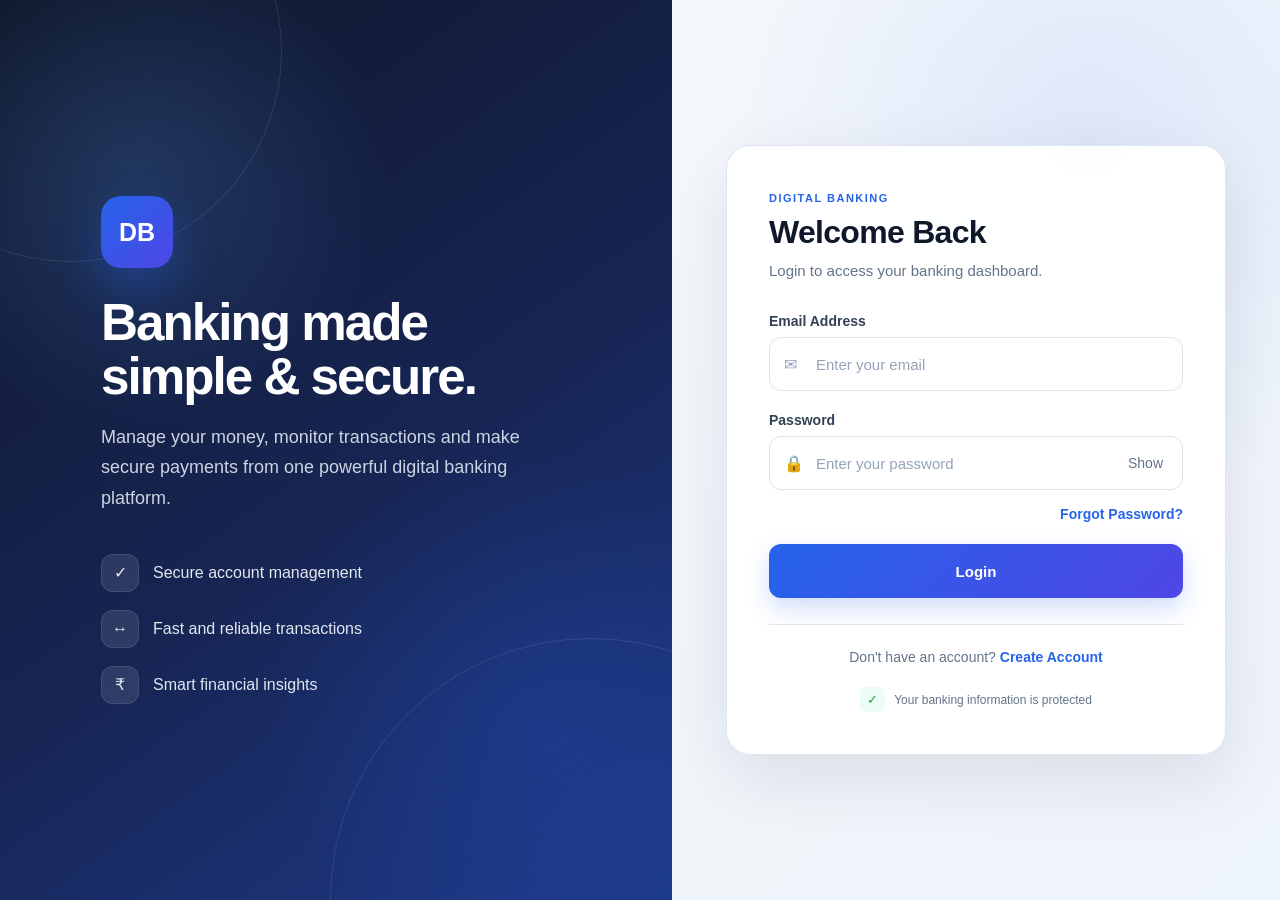
<file: frontend/index.html>
<!DOCTYPE html>
<html lang="en">
<head>
    <meta charset="UTF-8">
    <meta name="viewport" content="width=device-width, initial-scale=1.0">
    <meta name="description" content="DigitalBank secure digital banking platform">
    <title>DigitalBank — Login</title>

    <style>
        * {
            box-sizing: border-box;
            margin: 0;
            padding: 0;
        }

        :root {
            --primary: #2563eb;
            --primary-dark: #1d4ed8;
            --text: #0f172a;
            --muted: #64748b;
            --border: #dbe3ef;
            --background: #f4f7fb;
            --white: #ffffff;
            --danger: #dc2626;
            --success: #16a34a;
        }

        body {
            min-height: 100vh;
            font-family: Inter, -apple-system, BlinkMacSystemFont, "Segoe UI",
                Roboto, Arial, sans-serif;
            background:
                radial-gradient(circle at 85% 15%, rgba(37, 99, 235, 0.10), transparent 28%),
                linear-gradient(135deg, #f8fafc 0%, #eef4fb 100%);
            color: var(--text);
        }

        .login-page {
            min-height: 100vh;
            display: grid;
            grid-template-columns: 1.05fr 0.95fr;
        }

        /* =====================================================
           LEFT PANEL
        ===================================================== */

        .login-brand-panel {
            position: relative;
            overflow: hidden;
            display: flex;
            align-items: center;
            justify-content: center;
            padding: 60px;
            background:
                radial-gradient(circle at 20% 20%, rgba(96, 165, 250, 0.20), transparent 28%),
                radial-gradient(circle at 80% 80%, rgba(37, 99, 235, 0.18), transparent 30%),
                linear-gradient(145deg, #0f172a, #172554 55%, #1e3a8a);
            color: white;
        }

        .login-brand-panel::before,
        .login-brand-panel::after {
            content: "";
            position: absolute;
            border-radius: 50%;
            border: 1px solid rgba(255,255,255,0.10);
        }

        .login-brand-panel::before {
            width: 420px;
            height: 420px;
            top: -160px;
            left: -140px;
        }

        .login-brand-panel::after {
            width: 520px;
            height: 520px;
            bottom: -260px;
            right: -180px;
        }

        .brand-content {
            position: relative;
            z-index: 2;
            max-width: 560px;
        }

        .brand-logo-large {
            width: 72px;
            height: 72px;
            display: flex;
            align-items: center;
            justify-content: center;
            border-radius: 20px;
            margin-bottom: 28px;
            background: linear-gradient(135deg, #2563eb, #4f46e5);
            box-shadow: 0 20px 45px rgba(37, 99, 235, 0.35);
            font-size: 25px;
            font-weight: 800;
        }

        .brand-content h1 {
            font-size: clamp(38px, 4vw, 60px);
            line-height: 1.05;
            letter-spacing: -2px;
            margin-bottom: 18px;
        }

        .brand-content > p {
            max-width: 470px;
            color: #cbd5e1;
            font-size: 18px;
            line-height: 1.7;
        }

        .feature-list {
            margin-top: 40px;
            display: grid;
            gap: 18px;
        }

        .feature-item {
            display: flex;
            align-items: center;
            gap: 14px;
            color: #e2e8f0;
        }

        .feature-icon {
            width: 38px;
            height: 38px;
            display: flex;
            align-items: center;
            justify-content: center;
            flex-shrink: 0;
            border-radius: 12px;
            background: rgba(255,255,255,0.10);
            border: 1px solid rgba(255,255,255,0.10);
        }

        /* =====================================================
           RIGHT PANEL
        ===================================================== */

        .login-form-panel {
            display: flex;
            align-items: center;
            justify-content: center;
            padding: 40px;
        }

        .login-card {
            width: 100%;
            max-width: 500px;
            padding: 42px;
            background: rgba(255,255,255,0.96);
            border: 1px solid rgba(219,227,239,0.9);
            border-radius: 24px;
            box-shadow: 0 25px 70px rgba(15, 23, 42, 0.10);
        }

        .mobile-brand {
            display: none;
        }

        .login-header {
            margin-bottom: 30px;
        }

        .section-label {
            display: inline-block;
            margin-bottom: 10px;
            color: var(--primary);
            font-size: 11px;
            font-weight: 800;
            letter-spacing: 1.5px;
        }

        .login-header h2 {
            font-size: 32px;
            line-height: 1.15;
            margin-bottom: 9px;
            letter-spacing: -0.7px;
        }

        .login-header p {
            color: var(--muted);
            font-size: 15px;
            line-height: 1.6;
        }

        /* =====================================================
           FORM
        ===================================================== */

        .form-group {
            margin-bottom: 21px;
        }

        .form-group label {
            display: block;
            margin-bottom: 8px;
            color: #334155;
            font-size: 14px;
            font-weight: 700;
        }

        .input-wrapper {
            position: relative;
        }

        .input-icon {
            position: absolute;
            left: 15px;
            top: 50%;
            transform: translateY(-50%);
            color: #94a3b8;
            font-size: 16px;
            pointer-events: none;
        }

        .form-input {
            width: 100%;
            height: 54px;
            padding: 0 46px;
            border: 1px solid var(--border);
            border-radius: 12px;
            outline: none;
            background: #fff;
            color: var(--text);
            font-size: 15px;
            transition: 0.2s ease;
        }

        .form-input::placeholder {
            color: #94a3b8;
        }

        .form-input:focus {
            border-color: var(--primary);
            box-shadow: 0 0 0 4px rgba(37,99,235,0.10);
        }

        .password-toggle {
            position: absolute;
            right: 13px;
            top: 50%;
            transform: translateY(-50%);
            border: 0;
            background: transparent;
            color: #64748b;
            cursor: pointer;
            font-size: 14px;
            padding: 7px;
        }

        .password-toggle:hover {
            color: var(--primary);
        }

        .form-row {
            display: flex;
            justify-content: flex-end;
            margin-top: -5px;
            margin-bottom: 22px;
        }

        .forgot-link {
            color: var(--primary);
            text-decoration: none;
            font-size: 14px;
            font-weight: 600;
        }

        .forgot-link:hover {
            text-decoration: underline;
        }

        /* =====================================================
           BUTTON
        ===================================================== */

        .login-btn {
            width: 100%;
            height: 54px;
            border: 0;
            border-radius: 12px;
            background: linear-gradient(135deg, var(--primary), #4f46e5);
            color: white;
            font-size: 15px;
            font-weight: 700;
            cursor: pointer;
            box-shadow: 0 10px 25px rgba(37,99,235,0.22);
            transition: 0.2s ease;
        }

        .login-btn:hover {
            transform: translateY(-1px);
            background: linear-gradient(135deg, var(--primary-dark), #4338ca);
            box-shadow: 0 14px 30px rgba(37,99,235,0.28);
        }

        .login-btn:disabled {
            cursor: not-allowed;
            opacity: 0.65;
            transform: none;
        }

        /* =====================================================
           MESSAGE
        ===================================================== */

        .login-message {
            display: none;
            margin-top: 16px;
            padding: 12px 14px;
            border-radius: 10px;
            font-size: 13px;
            line-height: 1.5;
        }

        .login-message.error {
            display: block;
            color: #991b1b;
            background: #fef2f2;
            border: 1px solid #fecaca;
        }

        .login-message.success {
            display: block;
            color: #166534;
            background: #f0fdf4;
            border: 1px solid #bbf7d0;
        }

        /* =====================================================
           CREATE ACCOUNT
        ===================================================== */

        .create-account {
            margin-top: 26px;
            padding-top: 24px;
            border-top: 1px solid #e5e7eb;
            text-align: center;
            color: var(--muted);
            font-size: 14px;
        }

        .create-account a {
            color: var(--primary);
            text-decoration: none;
            font-weight: 700;
        }

        .create-account a:hover {
            text-decoration: underline;
        }

        /* =====================================================
           SECURITY
        ===================================================== */

        .security-note {
            display: flex;
            align-items: center;
            justify-content: center;
            gap: 9px;
            margin-top: 22px;
            color: #64748b;
            font-size: 12px;
        }

        .security-icon {
            width: 25px;
            height: 25px;
            display: flex;
            align-items: center;
            justify-content: center;
            border-radius: 7px;
            background: #ecfdf5;
            color: #16a34a;
            font-size: 13px;
        }

        /* =====================================================
           RESPONSIVE
        ===================================================== */

        @media (max-width: 900px) {
            .login-page {
                grid-template-columns: 1fr;
            }

            .login-brand-panel {
                display: none;
            }

            .login-form-panel {
                min-height: 100vh;
                padding: 24px;
            }

            .mobile-brand {
                display: flex;
                align-items: center;
                gap: 12px;
                margin-bottom: 28px;
            }

            .mobile-brand-logo {
                width: 46px;
                height: 46px;
                display: flex;
                align-items: center;
                justify-content: center;
                border-radius: 13px;
                background: linear-gradient(135deg, #2563eb, #4f46e5);
                color: white;
                font-weight: 800;
            }

            .mobile-brand strong {
                font-size: 20px;
            }

            .mobile-brand span {
                display: block;
                margin-top: 2px;
                color: var(--muted);
                font-size: 11px;
            }

            .login-card {
                max-width: 520px;
            }
        }

        @media (max-width: 500px) {
            .login-form-panel {
                padding: 15px;
            }

            .login-card {
                padding: 28px 22px;
                border-radius: 18px;
            }

            .login-header h2 {
                font-size: 27px;
            }
        }
    </style>
</head>

<body>

<div class="login-page">

    <!-- =====================================================
         BRAND PANEL
    ====================================================== -->

    <section class="login-brand-panel">

        <div class="brand-content">

            <div class="brand-logo-large">
                DB
            </div>

            <h1>
                Banking made<br>
                simple & secure.
            </h1>

            <p>
                Manage your money, monitor transactions and make
                secure payments from one powerful digital banking platform.
            </p>

            <div class="feature-list">

                <div class="feature-item">
                    <div class="feature-icon">✓</div>
                    <span>Secure account management</span>
                </div>

                <div class="feature-item">
                    <div class="feature-icon">↔</div>
                    <span>Fast and reliable transactions</span>
                </div>

                <div class="feature-item">
                    <div class="feature-icon">₹</div>
                    <span>Smart financial insights</span>
                </div>

            </div>

        </div>

    </section>


    <!-- =====================================================
         LOGIN PANEL
    ====================================================== -->

    <section class="login-form-panel">

        <div class="login-card">

            <div class="mobile-brand">

                <div class="mobile-brand-logo">
                    DB
                </div>

                <div>
                    <strong>DigitalBank</strong>
                    <span>Smart Banking</span>
                </div>

            </div>


            <div class="login-header">

                <span class="section-label">
                    DIGITAL BANKING
                </span>

                <h2>
                    Welcome Back
                </h2>

                <p>
                    Login to access your banking dashboard.
                </p>

            </div>


            <form id="loginForm" autocomplete="on">

                <!-- EMAIL -->

                <div class="form-group">

                    <label for="email">
                        Email Address
                    </label>

                    <div class="input-wrapper">

                        <span class="input-icon">
                            ✉
                        </span>

                        <input
                            type="email"
                            id="email"
                            name="email"
                            class="form-input"
                            placeholder="Enter your email"
                            autocomplete="email"
                            required
                        >

                    </div>

                </div>


                <!-- PASSWORD -->

                <div class="form-group">

                    <label for="password">
                        Password
                    </label>

                    <div class="input-wrapper">

                        <span class="input-icon">
                            🔒
                        </span>

                        <input
                            type="password"
                            id="password"
                            name="password"
                            class="form-input"
                            placeholder="Enter your password"
                            autocomplete="current-password"
                            required
                        >

                        <button
                            type="button"
                            class="password-toggle"
                            id="passwordToggle"
                            aria-label="Show password"
                        >
                            Show
                        </button>

                    </div>

                </div>


                <!-- FORGOT PASSWORD -->

                <div class="form-row">

                    <a
                        href="forgot-password.html"
                        class="forgot-link"
                    >
                        Forgot Password?
                    </a>

                </div>


                <!-- LOGIN -->

                <button
                    type="submit"
                    class="login-btn"
                    id="loginBtn"
                >
                    Login
                </button>


                <!-- MESSAGE -->

                <div
                    id="loginMessage"
                    class="login-message"
                    role="alert"
                    aria-live="polite"
                ></div>

            </form>


            <!-- CREATE ACCOUNT -->

            <div class="create-account">

                Don't have an account?

                <a href="register.html">
                    Create Account
                </a>

            </div>


            <!-- SECURITY -->

            <div class="security-note">

                <span class="security-icon">
                    ✓
                </span>

                <span>
                    Your banking information is protected
                </span>

            </div>

        </div>

    </section>

</div>


<script>
    "use strict";

    /* =========================================================
       DIGITALBANK LOGIN
    ========================================================= */

    const API_URL = "http://127.0.0.1:8004";

    const loginForm = document.getElementById("loginForm");
    const emailInput = document.getElementById("email");
    const passwordInput = document.getElementById("password");
    const loginBtn = document.getElementById("loginBtn");
    const loginMessage = document.getElementById("loginMessage");
    const passwordToggle = document.getElementById("passwordToggle");


    /* =========================================================
       MESSAGE
    ========================================================= */

    function showMessage(message, type = "error") {

        loginMessage.textContent = message;
        loginMessage.className = "login-message " + type;

    }


    function clearMessage() {

        loginMessage.textContent = "";
        loginMessage.className = "login-message";

    }


    /* =========================================================
       PASSWORD TOGGLE
    ========================================================= */

    passwordToggle.addEventListener("click", function () {

        if (passwordInput.type === "password") {

            passwordInput.type = "text";
            passwordToggle.textContent = "Hide";
            passwordToggle.setAttribute(
                "aria-label",
                "Hide password"
            );

        } else {

            passwordInput.type = "password";
            passwordToggle.textContent = "Show";
            passwordToggle.setAttribute(
                "aria-label",
                "Show password"
            );

        }

    });


    /* =========================================================
       LOGIN
    ========================================================= */

    loginForm.addEventListener("submit", async function (event) {

        event.preventDefault();

        clearMessage();

        const email = emailInput.value.trim();
        const password = passwordInput.value;

        if (!email) {

            showMessage("Please enter your email address.");
            emailInput.focus();
            return;

        }

        if (!password) {

            showMessage("Please enter your password.");
            passwordInput.focus();
            return;

        }


        loginBtn.disabled = true;
        loginBtn.textContent = "Logging in...";


        try {

            /*
             * FastAPI OAuth2 login normally expects
             * application/x-www-form-urlencoded data.
             */

            const formData = new URLSearchParams();

            formData.append("username", email);
            formData.append("password", password);


            const response = await fetch(
                API_URL + "/users/login",
                {
                    method: "POST",

                    headers: {
                        "Content-Type":
                            "application/x-www-form-urlencoded"
                    },

                    body: formData.toString()
                }
            );


            let data = null;

            try {

                data = await response.json();

            } catch (jsonError) {

                data = null;

            }


            if (!response.ok) {

                let errorMessage = "Login failed. Please check your email and password.";

                if (data) {

                    if (typeof data.detail === "string") {

                        errorMessage = data.detail;

                    } else if (Array.isArray(data.detail)) {

                        errorMessage = data.detail
                            .map(item => item.msg || "Invalid input")
                            .join(", ");

                    } else if (typeof data.message === "string") {

                        errorMessage = data.message;

                    }

                }

                throw new Error(errorMessage);

            }


            /*
             * Accept common FastAPI token response formats.
             */

            const token =
                data?.access_token ||
                data?.token ||
                data?.accessToken;


            if (!token) {

                throw new Error(
                    "Login succeeded but no access token was returned by the server."
                );

            }


            /* =================================================
               SAVE AUTHENTICATION
            ================================================= */

            localStorage.setItem(
                "access_token",
                token
            );

            localStorage.setItem(
                "token",
                token
            );


            if (data.token_type) {

                localStorage.setItem(
                    "token_type",
                    data.token_type
                );

            }


            showMessage(
                "Login successful. Opening your dashboard...",
                "success"
            );


            /*
             * Give the browser a moment to display the message.
             */

            setTimeout(function () {

                window.location.href = "dashboard.html";

            }, 500);


        } catch (error) {

            console.error(
                "DigitalBank login error:",
                error
            );

            showMessage(
                error.message ||
                "Unable to login. Please try again."
            );

        } finally {

            loginBtn.disabled = false;
            loginBtn.textContent = "Login";

        }

    });


    /* =========================================================
       PAGE LOAD
    ========================================================= */

    document.addEventListener(
        "DOMContentLoaded",
        function () {

            console.log(
                "DigitalBank Login Page loaded successfully."
            );

        }
    );

</script>

</body>
</html>
</file>
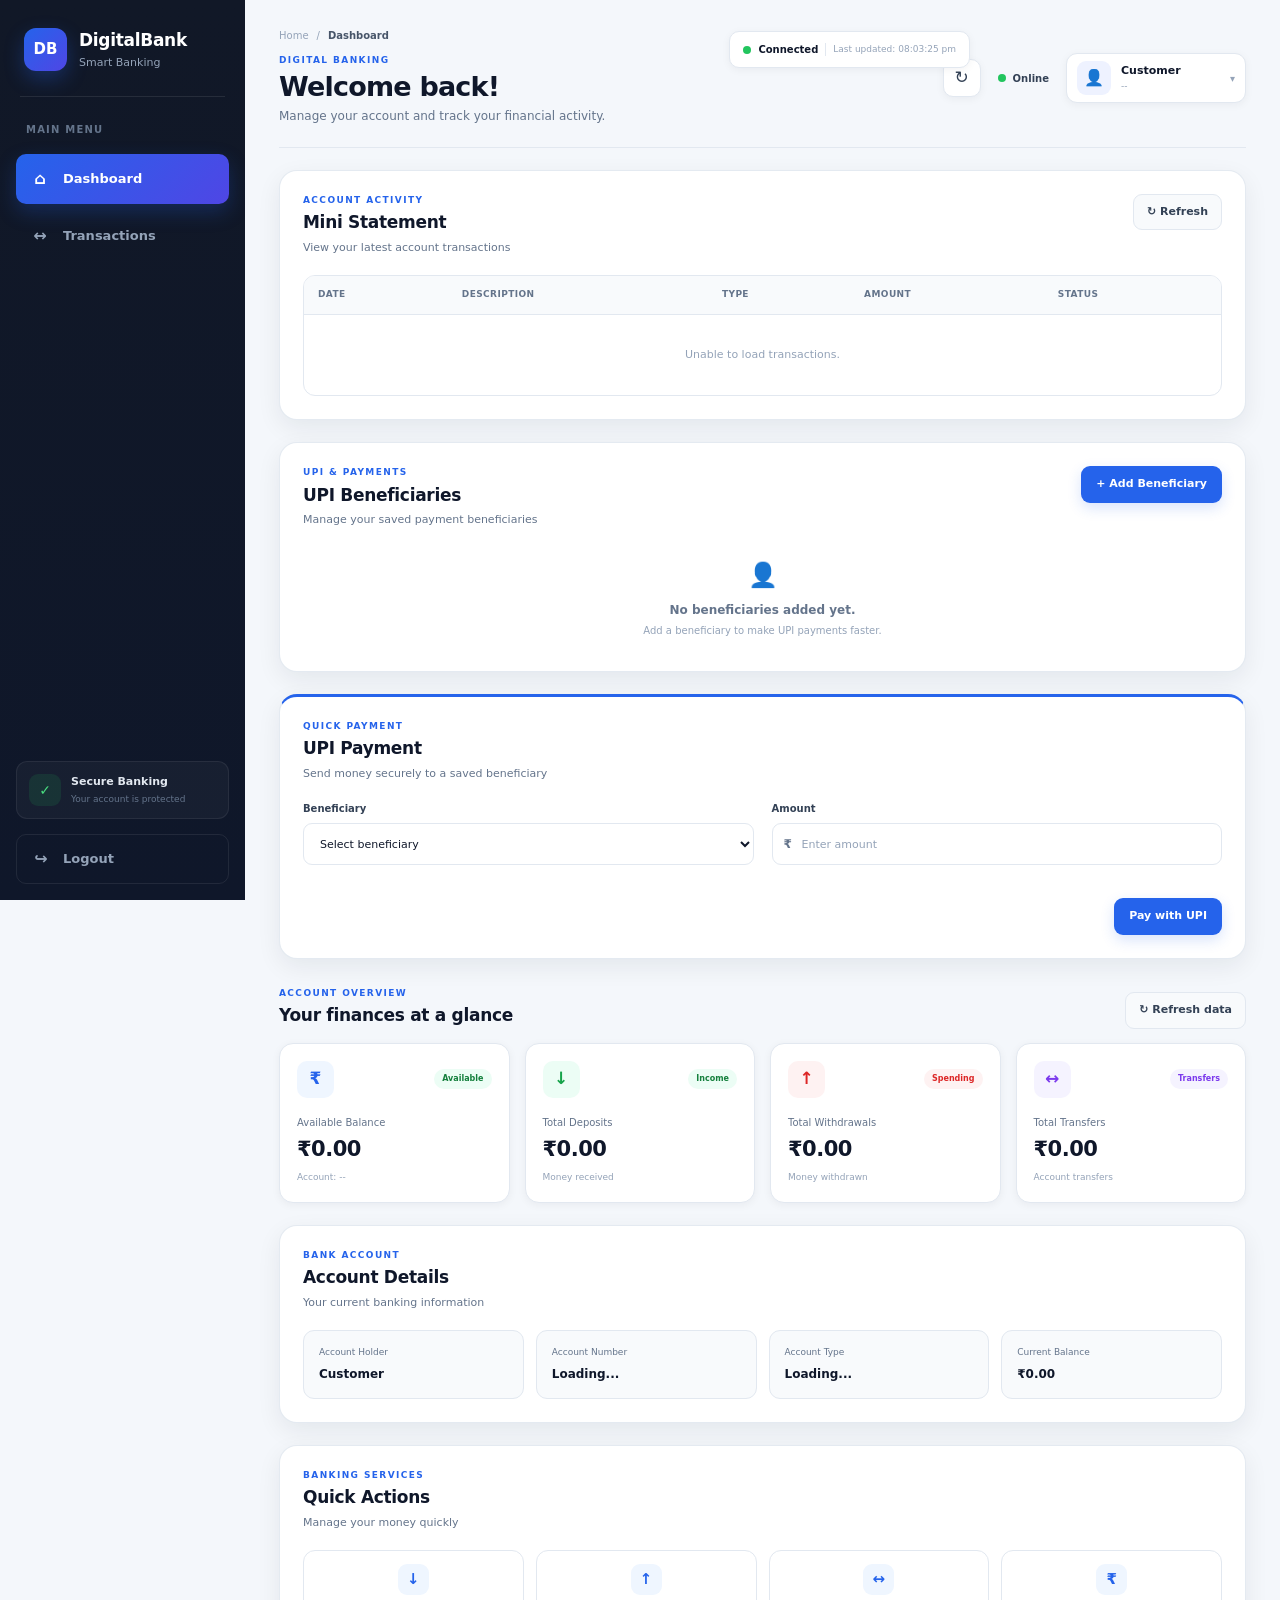
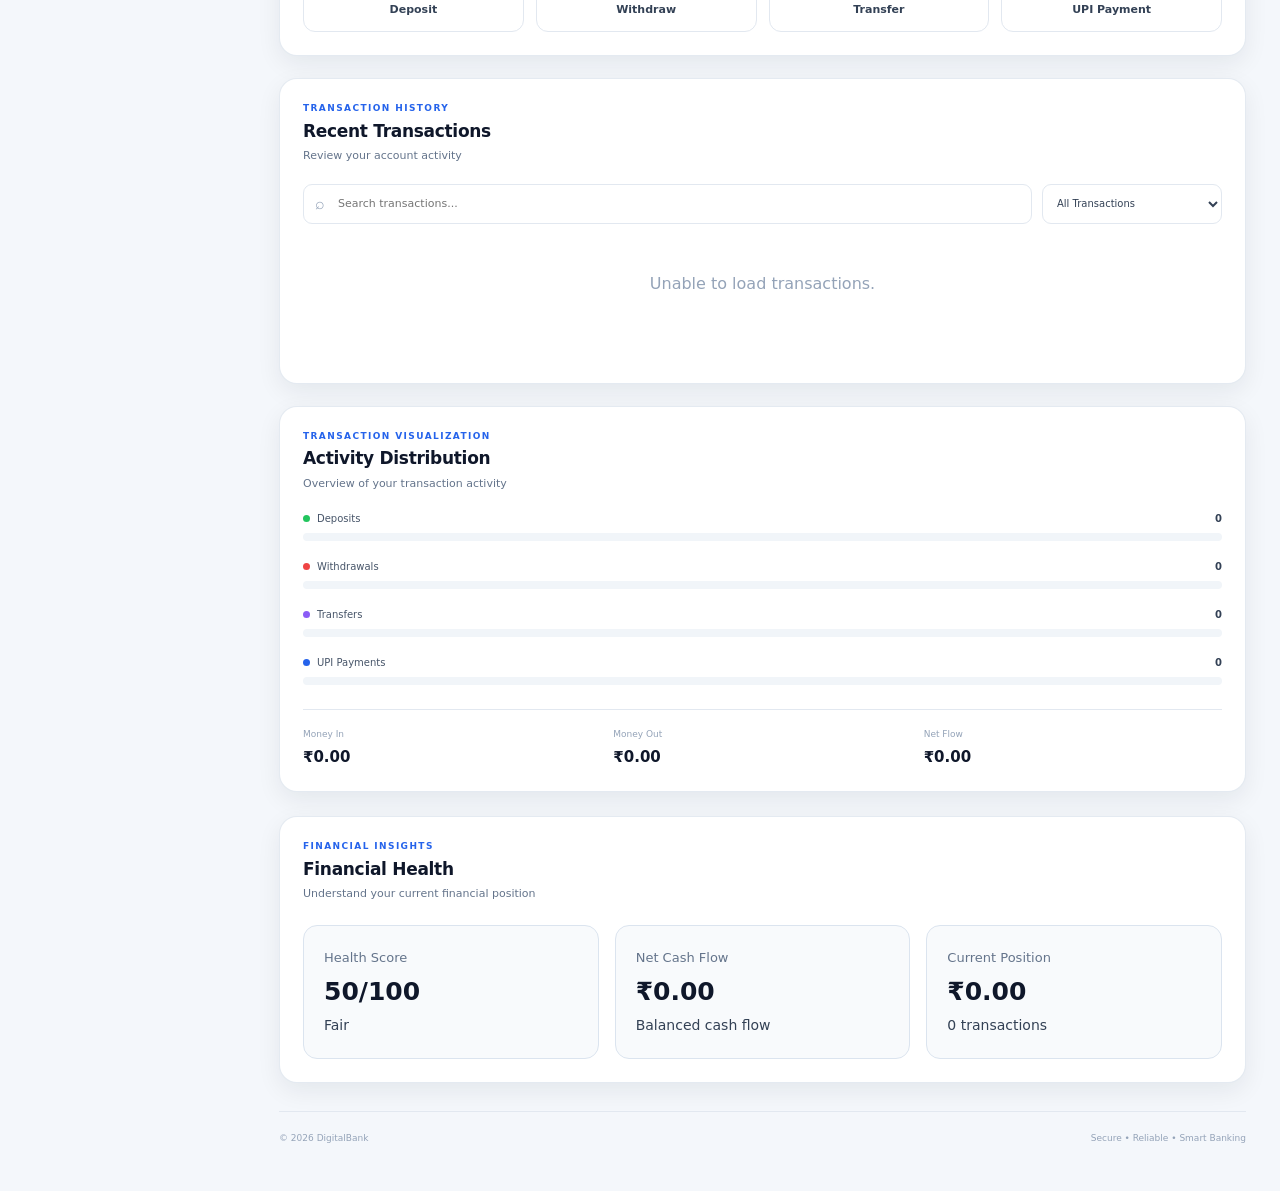
<file: frontend/dashboard.html>
<!DOCTYPE html>
<html lang="en">

<head>
    <meta charset="UTF-8">

    <meta
        name="viewport"
        content="width=device-width, initial-scale=1.0"
    >

    <meta
        name="description"
        content="DigitalBank secure digital banking dashboard"
    >

    <title>DigitalBank — Dashboard</title>

    <link rel="stylesheet" href="dashboard.css">

</head>

<body>

<!-- =========================================================
     NOTIFICATION
========================================================= -->

<div
    id="bankingNotification"
    class="banking-notification"
    role="alert"
    aria-live="polite"
>
    <div
        id="notificationIcon"
        class="notification-icon"
    >
        ✓
    </div>

    <div class="notification-content">
        <strong id="notificationTitle">
            Success
        </strong>

        <span id="notificationMessage">
            Operation completed successfully.
        </span>
    </div>

    <button
        type="button"
        id="notificationClose"
        class="notification-close"
    >
        ×
    </button>
</div>


<!-- =========================================================
     APP SHELL
========================================================= -->

<div class="app-shell">


    <!-- =====================================================
         SIDEBAR
    ====================================================== -->

    <aside class="sidebar">

        <div class="sidebar-top">

            <!-- BRAND -->

            <div class="brand">

                <div class="brand-logo">
                    DB
                </div>

                <div class="brand-text">
                    <h2>DigitalBank</h2>
                    <span>Smart Banking</span>
                </div>

            </div>


            <div class="sidebar-divider"></div>


            <!-- NAVIGATION -->

            <nav class="sidebar-nav">

                <p class="nav-section-title">
                    MAIN MENU
                </p>

                <button
                    type="button"
                    class="nav-item active"
                    id="dashboardNavBtn"
                >
                    <span class="nav-icon">⌂</span>
                    <span>Dashboard</span>
                </button>


                <button
                    type="button"
                    class="nav-item"
                    id="transactionsBtn"
                >
                    <span class="nav-icon">↔</span>
                    <span>Transactions</span>
                </button>

            </nav>

        </div>


        <!-- SIDEBAR BOTTOM -->

        <div class="sidebar-bottom">

            <div class="security-card">

                <div class="security-icon">
                    ✓
                </div>

                <div>
                    <strong>Secure Banking</strong>
                    <span>Your account is protected</span>
                </div>

            </div>


            <button
                type="button"
                class="logout-btn"
                id="logoutBtn"
            >
                <span class="nav-icon">↪</span>
                <span>Logout</span>
            </button>

        </div>

    </aside>


    <!-- =====================================================
         MAIN CONTENT
    ====================================================== -->

    <main class="main-content">


        <!-- =================================================
             TOP BAR
        ================================================== -->

        <header class="topbar">

            <div class="topbar-left">

                <div class="breadcrumb">
                    <span>Home</span>
                    <span>/</span>
                    <strong>Dashboard</strong>
                </div>

                <p class="eyebrow">
                    DIGITAL BANKING
                </p>

                <h1 id="welcomeMessage">
                    Welcome back!
                </h1>

                <p class="subtitle">
                    Manage your account and track your financial activity.
                </p>

            </div>


            <!-- LIVE STATUS -->

            <div class="live-dashboard-status">

                <span
                    class="live-status-dot"
                    id="liveStatusDot"
                ></span>

                <span
                    class="live-status-text"
                    id="liveStatusText"
                >
                    Connecting
                </span>

                <span class="last-updated">
                    Last updated:
                    <span id="lastUpdated">--</span>
                </span>

            </div>


            <!-- TOP RIGHT -->

            <div class="topbar-right">

                <button
                    type="button"
                    class="top-icon-btn"
                    id="refreshBtn"
                    title="Refresh dashboard"
                >
                    ↻
                </button>


                <div class="online-status">

                    <span
                        class="status-dot"
                        id="onlineStatusDot"
                    ></span>

                    <span id="onlineStatusText">
                        Online
                    </span>

                </div>


                <div class="profile-box">

                    <div class="profile-avatar">
                        👤
                    </div>

                    <div class="profile-info">

                        <strong id="profileName">
                            Loading...
                        </strong>

                        <span id="profileEmail">
                            Loading...
                        </span>

                    </div>

                    <span class="profile-arrow">
                        ▾
                    </span>

                </div>

            </div>

        </header>


        <!-- =================================================
             MINI STATEMENT
        ================================================== -->

        <section
            class="dashboard-card mini-statement-card"
            id="miniStatementSection"
        >

            <div class="card-header">

                <div>
                    <p class="section-label">
                        ACCOUNT ACTIVITY
                    </p>

                    <h2>
                        Mini Statement
                    </h2>

                    <p>
                        View your latest account transactions
                    </p>
                </div>


                <button
                    type="button"
                    class="secondary-btn"
                    id="refreshMiniStatement"
                >
                    ↻ Refresh
                </button>

            </div>


            <div class="mini-statement-table-wrapper">

                <table class="banking-table">

                    <thead>

                        <tr>
                            <th>Date</th>
                            <th>Description</th>
                            <th>Type</th>
                            <th>Amount</th>
                            <th>Status</th>
                        </tr>

                    </thead>


                    <tbody id="miniStatementBody">

                        <tr>
                            <td
                                colspan="5"
                                class="empty-state"
                            >
                                Loading transactions...
                            </td>
                        </tr>

                    </tbody>

                </table>

            </div>

        </section>


        <!-- =================================================
             BENEFICIARIES
        ================================================== -->

        <section
            class="dashboard-card beneficiaries-card"
            id="beneficiariesSection"
        >

            <div class="card-header">

                <div>

                    <p class="section-label">
                        UPI & PAYMENTS
                    </p>

                    <h2>
                        UPI Beneficiaries
                    </h2>

                    <p>
                        Manage your saved payment beneficiaries
                    </p>

                </div>


                <button
                    type="button"
                    class="primary-btn"
                    id="addBeneficiaryBtn"
                >
                    + Add Beneficiary
                </button>

            </div>


            <div
                id="beneficiariesList"
                class="beneficiaries-list"
            >

                <div class="empty-state-block">

                    <div class="empty-state-icon">
                        👤
                    </div>

                    <strong>
                        No beneficiaries added yet.
                    </strong>

                    <span>
                        Add a beneficiary to make UPI payments faster.
                    </span>

                </div>

            </div>

        </section>


        <!-- =================================================
             UPI PAYMENT
        ================================================== -->

        <section
            class="dashboard-card upi-card"
            id="upiPaymentSection"
        >

            <div class="card-header">

                <div>

                    <p class="section-label">
                        QUICK PAYMENT
                    </p>

                    <h2>
                        UPI Payment
                    </h2>

                    <p>
                        Send money securely to a saved beneficiary
                    </p>

                </div>

            </div>


            <form
                id="upiPaymentForm"
                class="upi-payment-form"
            >

                <div class="form-grid">

                    <div class="form-group">

                        <label for="upiBeneficiary">
                            Beneficiary
                        </label>

                        <select
                            id="upiBeneficiary"
                            required
                        >

                            <option value="">
                                Select beneficiary
                            </option>

                        </select>

                    </div>


                    <div class="form-group">

                        <label for="upiAmount">
                            Amount
                        </label>

                        <div class="amount-input">

                            <span>₹</span>

                            <input
                                type="number"
                                id="upiAmount"
                                min="0.01"
                                step="0.01"
                                placeholder="Enter amount"
                                required
                            >

                        </div>

                    </div>

                </div>


                <p
                    id="upiMessage"
                    class="form-message"
                    aria-live="polite"
                ></p>


                <div class="form-actions">

                    <button
                        type="submit"
                        class="primary-btn"
                        id="upiPayBtn"
                    >
                        Pay with UPI
                    </button>

                </div>

            </form>

        </section>


        <!-- =================================================
             ACCOUNT OVERVIEW
        ================================================== -->

        <section
            class="account-overview"
            id="accountOverview"
        >

            <div class="section-heading-row">

                <div>

                    <p class="section-label">
                        ACCOUNT OVERVIEW
                    </p>

                    <h2>
                        Your finances at a glance
                    </h2>

                </div>


                <button
                    type="button"
                    class="secondary-btn"
                    id="refreshDataBtn"
                >
                    ↻ Refresh data
                </button>

            </div>


            <!-- KPI CARDS -->

            <div class="kpi-grid">


                <!-- BALANCE -->

                <div class="kpi-card balance-card">

                    <div class="kpi-top">

                        <div class="kpi-icon">
                            ₹
                        </div>

                        <span class="kpi-badge available">
                            Available
                        </span>

                    </div>

                    <span class="kpi-label">
                        Available Balance
                    </span>

                    <strong
                        class="kpi-value"
                        id="balanceValue"
                    >
                        ₹0.00
                    </strong>

                    <span
                        class="kpi-meta"
                        id="accountNumberDisplay"
                    >
                        Account: --
                    </span>

                </div>


                <!-- DEPOSITS -->

                <div class="kpi-card deposit-card">

                    <div class="kpi-top">

                        <div class="kpi-icon">
                            ↓
                        </div>

                        <span class="kpi-badge income">
                            Income
                        </span>

                    </div>

                    <span class="kpi-label">
                        Total Deposits
                    </span>

                    <strong
                        class="kpi-value"
                        id="depositValue"
                    >
                        ₹0.00
                    </strong>

                    <span class="kpi-meta">
                        Money received
                    </span>

                </div>


                <!-- WITHDRAWALS -->

                <div class="kpi-card withdrawal-card">

                    <div class="kpi-top">

                        <div class="kpi-icon">
                            ↑
                        </div>

                        <span class="kpi-badge spending">
                            Spending
                        </span>

                    </div>

                    <span class="kpi-label">
                        Total Withdrawals
                    </span>

                    <strong
                        class="kpi-value"
                        id="withdrawalValue"
                    >
                        ₹0.00
                    </strong>

                    <span class="kpi-meta">
                        Money withdrawn
                    </span>

                </div>


                <!-- TRANSFERS -->

                <div class="kpi-card transfer-card">

                    <div class="kpi-top">

                        <div class="kpi-icon">
                            ↔
                        </div>

                        <span class="kpi-badge transfers">
                            Transfers
                        </span>

                    </div>

                    <span class="kpi-label">
                        Total Transfers
                    </span>

                    <strong
                        class="kpi-value"
                        id="transferValue"
                    >
                        ₹0.00
                    </strong>

                    <span class="kpi-meta">
                        Account transfers
                    </span>

                </div>

            </div>

        </section>


        <!-- =================================================
             ACCOUNT DETAILS
        ================================================== -->

        <section
            class="dashboard-card account-details-card"
            id="accountDetailsSection"
        >

            <div class="card-header">

                <div>

                    <p class="section-label">
                        BANK ACCOUNT
                    </p>

                    <h2>
                        Account Details
                    </h2>

                    <p>
                        Your current banking information
                    </p>

                </div>

            </div>


            <div class="account-details-grid">

                <div class="detail-item">

                    <span>
                        Account Holder
                    </span>

                    <strong id="accountHolder">
                        Loading...
                    </strong>

                </div>


                <div class="detail-item">

                    <span>
                        Account Number
                    </span>

                    <strong id="accountNumber">
                        Loading...
                    </strong>

                </div>


                <div class="detail-item">

                    <span>
                        Account Type
                    </span>

                    <strong id="accountType">
                        Loading...
                    </strong>

                </div>


                <div class="detail-item">

                    <span>
                        Current Balance
                    </span>

                    <strong id="accountBalance">
                        ₹0.00
                    </strong>

                </div>

            </div>

        </section>


        <!-- =================================================
             QUICK ACTIONS
        ================================================== -->

        <section
            class="dashboard-card quick-actions-card"
            id="quickActionsSection"
        >

            <div class="card-header">

                <div>

                    <p class="section-label">
                        BANKING SERVICES
                    </p>

                    <h2>
                        Quick Actions
                    </h2>

                    <p>
                        Manage your money quickly
                    </p>

                </div>

            </div>


            <div class="quick-actions-grid">


                <button
                    type="button"
                    class="quick-action"
                    id="depositBtn"
                    data-action="deposit"
                >

                    <span class="quick-action-icon">
                        ↓
                    </span>

                    <span>
                        Deposit
                    </span>

                </button>


                <button
                    type="button"
                    class="quick-action"
                    id="withdrawBtn"
                    data-action="withdraw"
                >

                    <span class="quick-action-icon">
                        ↑
                    </span>

                    <span>
                        Withdraw
                    </span>

                </button>


                <button
                    type="button"
                    class="quick-action"
                    id="transferBtn"
                    data-action="transfer"
                >

                    <span class="quick-action-icon">
                        ↔
                    </span>

                    <span>
                        Transfer
                    </span>

                </button>


                <button
                    type="button"
                    class="quick-action"
                    id="upiQuickBtn"
                >

                    <span class="quick-action-icon">
                        ₹
                    </span>

                    <span>
                        UPI Payment
                    </span>

                </button>

            </div>

        </section>


        <!-- =================================================
             TRANSACTIONS
        ================================================== -->

        <section
            class="dashboard-card transactions-card"
            id="transactionsSection"
        >

            <div class="card-header">

                <div>

                    <p class="section-label">
                        TRANSACTION HISTORY
                    </p>

                    <h2 id="transactionsTitle">
                        Recent Transactions
                    </h2>

                    <p>
                        Review your account activity
                    </p>

                </div>

            </div>


            <!-- CONTROLS -->

            <div class="transaction-controls">

                <div class="search-wrapper">

                    <span class="search-icon">
                        ⌕
                    </span>

                    <input
                        type="search"
                        id="transactionSearch"
                        placeholder="Search transactions..."
                        autocomplete="off"
                    >

                </div>


                <select id="transactionFilter">

                    <option value="all">
                        All Transactions
                    </option>

                    <option value="deposit">
                        Deposits
                    </option>

                    <option value="withdrawal">
                        Withdrawals
                    </option>

                    <option value="transfer">
                        Transfers
                    </option>

                    <option value="upi payment">
                        UPI Payments
                    </option>

                </select>

            </div>


            <!-- TRANSACTION LIST -->

            <div
                class="transactions-container"
                id="transactionsContainer"
            >

                <p class="loading">
                    Loading transactions...
                </p>

            </div>

        </section>


        <!-- =================================================
             TRANSACTION VISUALIZATION
        ================================================== -->

        <section
            class="dashboard-card visualization-card"
            id="visualizationSection"
        >

            <div class="card-header">

                <div>

                    <p class="section-label">
                        TRANSACTION VISUALIZATION
                    </p>

                    <h2>
                        Activity Distribution
                    </h2>

                    <p>
                        Overview of your transaction activity
                    </p>

                </div>

            </div>


            <div class="visual-bars">


                <!-- DEPOSITS -->

                <div class="visual-row">

                    <div class="visual-title">

                        <span>
                            <i class="legend-dot deposit-dot"></i>
                            Deposits
                        </span>

                        <strong id="chartDepositCount">
                            0
                        </strong>

                    </div>


                    <div class="visual-track">

                        <div
                            class="visual-fill deposit-fill"
                            id="chartDepositBar"
                        ></div>

                    </div>

                </div>


                <!-- WITHDRAWALS -->

                <div class="visual-row">

                    <div class="visual-title">

                        <span>
                            <i class="legend-dot withdrawal-dot"></i>
                            Withdrawals
                        </span>

                        <strong id="chartWithdrawalCount">
                            0
                        </strong>

                    </div>


                    <div class="visual-track">

                        <div
                            class="visual-fill withdrawal-fill"
                            id="chartWithdrawalBar"
                        ></div>

                    </div>

                </div>


                <!-- TRANSFERS -->

                <div class="visual-row">

                    <div class="visual-title">

                        <span>
                            <i class="legend-dot transfer-dot"></i>
                            Transfers
                        </span>

                        <strong id="chartTransferCount">
                            0
                        </strong>

                    </div>


                    <div class="visual-track">

                        <div
                            class="visual-fill transfer-fill"
                            id="chartTransferBar"
                        ></div>

                    </div>

                </div>


                <!-- UPI -->

                <div class="visual-row">

                    <div class="visual-title">

                        <span>
                            <i class="legend-dot upi-dot"></i>
                            UPI Payments
                        </span>

                        <strong id="chartUPICount">
                            0
                        </strong>

                    </div>


                    <div class="visual-track">

                        <div
                            class="visual-fill upi-fill"
                            id="chartUPIBar"
                        ></div>

                    </div>

                </div>

            </div>


            <!-- CHART SUMMARY -->

            <div class="chart-summary">

                <div>

                    <span>
                        Money In
                    </span>

                    <strong id="chartMoneyIn">
                        ₹0.00
                    </strong>

                </div>


                <div>

                    <span>
                        Money Out
                    </span>

                    <strong id="chartMoneyOut">
                        ₹0.00
                    </strong>

                </div>


                <div>

                    <span>
                        Net Flow
                    </span>

                    <strong id="chartNetFlow">
                        ₹0.00
                    </strong>

                </div>

            </div>

        </section>

<!-- =========================================================
     FINANCIAL HEALTH
========================================================= -->

<section
    class="dashboard-card financial-health-card"
    id="financialHealthSection"
>

    <div class="card-header">

        <div>

            <p class="section-label">
                FINANCIAL INSIGHTS
            </p>

            <h2>
                Financial Health
            </h2>

            <p>
                Understand your current financial position
            </p>

        </div>

    </div>


    <div class="financial-health-grid">

        <!-- HEALTH SCORE -->

        <div class="health-card">

            <div class="health-card-label">
                Health Score
            </div>

            <strong
                class="health-card-value"
                id="financialHealthScore"
            >
                0/100
            </strong>

            <span
                class="health-card-status"
                id="financialHealthStatus"
            >
                Calculating...
            </span>

        </div>


        <!-- NET CASH FLOW -->

        <div class="health-card">

            <div class="health-card-label">
                Net Cash Flow
            </div>

            <strong
                class="health-card-value"
                id="financialNetCashFlow"
            >
                ₹0.00
            </strong>

            <span
                class="health-card-status"
                id="financialCashFlowStatus"
            >
                Calculating...
            </span>

        </div>


        <!-- CURRENT POSITION -->

        <div class="health-card">

            <div class="health-card-label">
                Current Position
            </div>

            <strong
                class="health-card-value"
                id="financialCurrentPosition"
            >
                ₹0.00
            </strong>

            <span
                class="health-card-status"
                id="financialTransactionCount"
            >
                0 transactions
            </span>

        </div>

    </div>

</section>
        <!-- =================================================
             FOOTER
        ================================================== -->

        <footer class="dashboard-footer">

            <span>
                © 2026 DigitalBank
            </span>

            <span>
                Secure • Reliable • Smart Banking
            </span>

        </footer>

    </main>

</div>


<!-- =========================================================
     ADD BENEFICIARY MODAL
========================================================= -->

<div
    class="modal"
    id="beneficiaryModal"
    aria-hidden="true"
>

    <div class="modal-overlay"></div>

    <div
        class="modal-content"
        role="dialog"
        aria-modal="true"
    >

        <div class="modal-header">

            <div>

                <p class="section-label">
                    UPI
                </p>

                <h2>
                    Add Beneficiary
                </h2>

            </div>

            <button
                type="button"
                class="modal-close"
                id="closeBeneficiaryModal"
            >
                ×
            </button>

        </div>


        <div class="modal-security-note">
            <span>🔒</span>
            <span>
                Add a valid bank account as your beneficiary.
            </span>
        </div>


        <form id="beneficiaryForm">

            <div class="form-group">

                <label for="beneficiaryName">
                    Beneficiary Name
                </label>

                <input
                    type="text"
                    id="beneficiaryName"
                    placeholder="Enter beneficiary name"
                    required
                    autocomplete="off"
                >

            </div>


            <div class="form-group">

                <label for="beneficiaryAccount">
                    Account Number
                </label>

                <input
                    type="text"
                    id="beneficiaryAccount"
                    placeholder="Enter bank account number"
                    required
                    autocomplete="off"
                >

            </div>


            <div class="form-group">

                <label for="beneficiaryBank">
                    Bank Name
                </label>

                <input
                    type="text"
                    id="beneficiaryBank"
                    placeholder="Enter bank name"
                    required
                    autocomplete="off"
                >

            </div>


            <p
                id="beneficiaryMessage"
                class="form-message"
                aria-live="polite"
            ></p>


            <div class="modal-actions">

                <button
                    type="button"
                    class="cancel-btn"
                    id="cancelBeneficiaryBtn"
                >
                    Cancel
                </button>

                <button
                    type="submit"
                    class="confirm-btn"
                    id="saveBeneficiaryBtn"
                >
                    Add Beneficiary
                </button>

            </div>

        </form>

    </div>

</div>


<!-- =========================================================
     TRANSACTION MODAL
========================================================= -->

<div
    class="modal"
    id="transactionModal"
    aria-hidden="true"
>

    <div class="modal-overlay"></div>

    <div
        class="modal-content"
        role="dialog"
        aria-modal="true"
    >

        <div class="modal-header">

            <div>

                <p class="section-label">
                    BANKING TRANSACTION
                </p>

                <h2 id="modalTitle">
                    Transaction
                </h2>

            </div>

            <button
                type="button"
                class="modal-close"
                id="closeModalBtn"
            >
                ×
            </button>

        </div>


        <div class="modal-security-note">

            <span>
                🔒
            </span>

            <span>
                Your transaction is processed securely.
            </span>

        </div>


        <form id="transactionForm">

            <div class="form-group">

                <label for="transactionAmount">
                    Amount
                </label>

                <div class="amount-input">

                    <span>
                        ₹
                    </span>

                    <input
                        type="number"
                        id="transactionAmount"
                        min="0.01"
                        step="0.01"
                        placeholder="0.00"
                        required
                    >

                </div>

            </div>


            <div
                class="form-group"
                id="recipientGroup"
                style="display:none;"
            >

                <label for="recipientAccount">
                    Receiver Account Number
                </label>

                <input
                    type="text"
                    id="recipientAccount"
                    placeholder="Enter receiver account number"
                    autocomplete="off"
                >

            </div>


            <p
                id="transactionMessage"
                class="transaction-message"
                aria-live="polite"
            ></p>


            <div class="modal-actions">

                <button
                    type="button"
                    class="cancel-btn"
                    id="cancelModalBtn"
                >
                    Cancel
                </button>

                <button
                    type="submit"
                    class="confirm-btn"
                    id="confirmTransactionBtn"
                >
                    Confirm Transaction
                </button>

            </div>

        </form>

    </div>

</div>


<!-- =========================================================
     JAVASCRIPT
========================================================= -->

<script src="js/dashboard.js"></script>

</body>

</html>
</file>
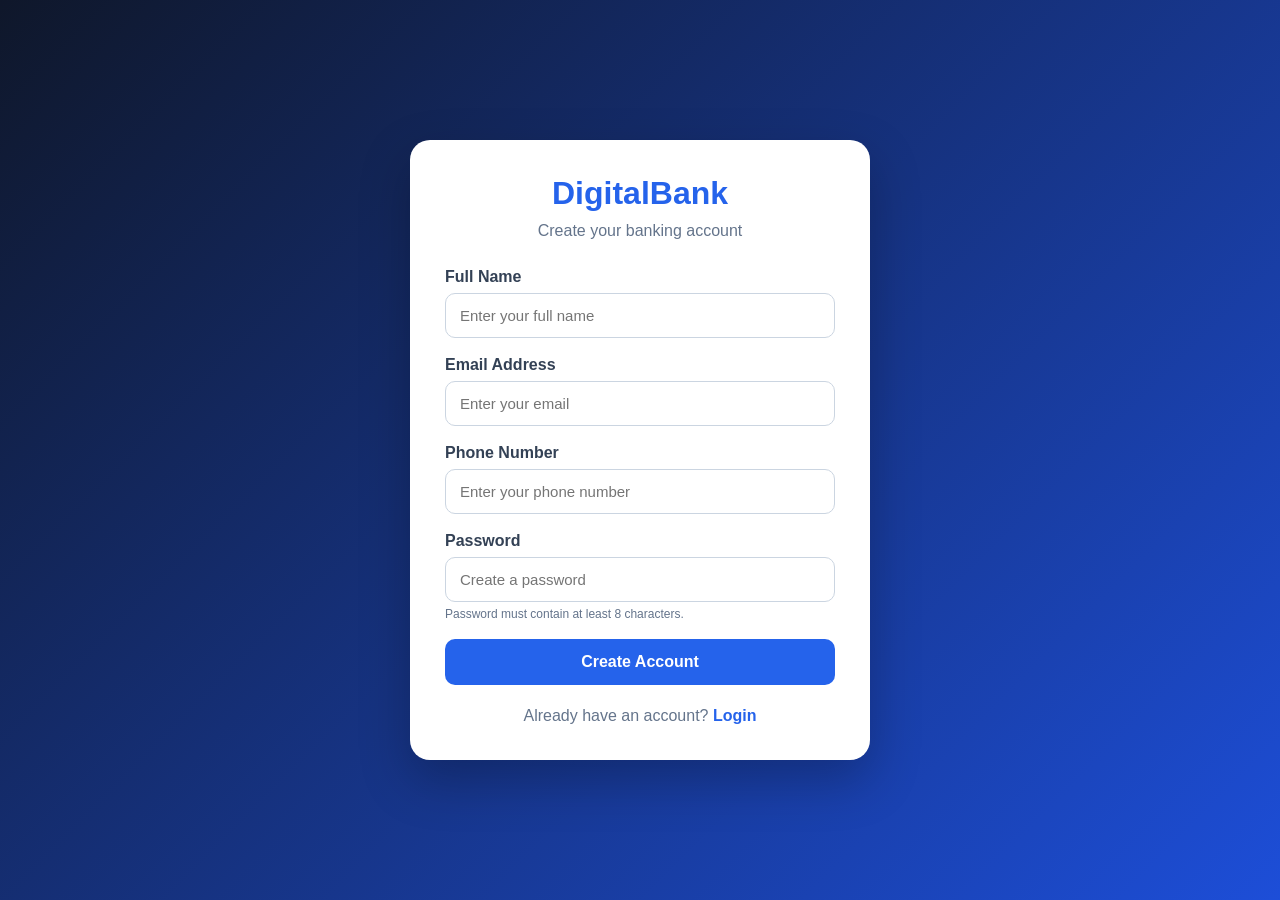
<file: frontend/register.html>
<!DOCTYPE html>
<html lang="en">
<head>
    <meta charset="UTF-8">
    <meta name="viewport" content="width=device-width, initial-scale=1.0">

    <title>Create Account | DigitalBank</title>

    <style>
        * {
            box-sizing: border-box;
            margin: 0;
            padding: 0;
        }

        body {
            font-family: Arial, Helvetica, sans-serif;
            min-height: 100vh;
            display: flex;
            align-items: center;
            justify-content: center;
            background: linear-gradient(135deg, #0f172a, #1d4ed8);
            padding: 20px;
        }

        .container {
            width: 100%;
            max-width: 460px;
        }

        .card {
            background: white;
            border-radius: 20px;
            padding: 35px;
            box-shadow: 0 20px 50px rgba(0, 0, 0, 0.25);
        }

        .logo {
            text-align: center;
            margin-bottom: 10px;
        }

        .logo h1 {
            color: #2563eb;
            font-size: 32px;
        }

        .subtitle {
            text-align: center;
            color: #64748b;
            margin-bottom: 28px;
        }

        .form-group {
            margin-bottom: 18px;
        }

        label {
            display: block;
            margin-bottom: 7px;
            font-weight: 600;
            color: #334155;
        }

        input {
            width: 100%;
            padding: 13px 14px;
            border: 1px solid #cbd5e1;
            border-radius: 10px;
            font-size: 15px;
            outline: none;
            transition: 0.2s;
        }

        input:focus {
            border-color: #2563eb;
            box-shadow: 0 0 0 3px rgba(37, 99, 235, 0.12);
        }

        button {
            width: 100%;
            padding: 14px;
            border: none;
            border-radius: 10px;
            background: #2563eb;
            color: white;
            font-size: 16px;
            font-weight: 700;
            cursor: pointer;
            transition: 0.2s;
        }

        button:hover {
            background: #1d4ed8;
        }

        button:disabled {
            background: #94a3b8;
            cursor: not-allowed;
        }

        .message {
            display: none;
            margin-bottom: 18px;
            padding: 12px;
            border-radius: 8px;
            font-size: 14px;
        }

        .success {
            display: block;
            background: #dcfce7;
            color: #166534;
        }

        .error {
            display: block;
            background: #fee2e2;
            color: #991b1b;
        }

        .login-link {
            text-align: center;
            margin-top: 22px;
            color: #64748b;
        }

        .login-link a {
            color: #2563eb;
            text-decoration: none;
            font-weight: 700;
        }

        .login-link a:hover {
            text-decoration: underline;
        }

        .password-note {
            font-size: 12px;
            color: #64748b;
            margin-top: 5px;
        }
    </style>
</head>

<body>

<div class="container">

    <div class="card">

        <div class="logo">
            <h1>DigitalBank</h1>
        </div>

        <p class="subtitle">Create your banking account</p>

        <div id="message" class="message"></div>

        <form id="registerForm">

            <div class="form-group">
                <label for="fullName">Full Name</label>

                <input
                    type="text"
                    id="fullName"
                    name="full_name"
                    placeholder="Enter your full name"
                    required
                    minlength="2"
                    maxlength="100"
                >
            </div>

            <div class="form-group">
                <label for="email">Email Address</label>

                <input
                    type="email"
                    id="email"
                    name="email"
                    placeholder="Enter your email"
                    required
                >
            </div>

            <div class="form-group">
                <label for="phone">Phone Number</label>

                <input
                    type="tel"
                    id="phone"
                    name="phone"
                    placeholder="Enter your phone number"
                    required
                    minlength="10"
                    maxlength="15"
                >
            </div>

            <div class="form-group">
                <label for="password">Password</label>

                <input
                    type="password"
                    id="password"
                    name="password"
                    placeholder="Create a password"
                    required
                    minlength="8"
                    maxlength="100"
                >

                <div class="password-note">
                    Password must contain at least 8 characters.
                </div>
            </div>

            <button type="submit" id="registerButton">
                Create Account
            </button>

        </form>

        <div class="login-link">
            Already have an account?
            <a href="index.html">Login</a>
        </div>

    </div>

</div>


<script>

const API_URL = "http://127.0.0.1:8004";

const registerForm = document.getElementById("registerForm");
const registerButton = document.getElementById("registerButton");
const messageBox = document.getElementById("message");


function showMessage(message, type) {

    messageBox.textContent = message;

    messageBox.className = "message " + type;

}


registerForm.addEventListener("submit", async function(event) {

    event.preventDefault();

    messageBox.className = "message";
    messageBox.textContent = "";

    const fullName = document.getElementById("fullName").value.trim();
    const email = document.getElementById("email").value.trim();
    const phone = document.getElementById("phone").value.trim();
    const password = document.getElementById("password").value;


    if (fullName.length < 2) {

        showMessage(
            "Please enter your full name.",
            "error"
        );

        return;
    }


    if (password.length < 8) {

        showMessage(
            "Password must contain at least 8 characters.",
            "error"
        );

        return;
    }


    registerButton.disabled = true;
    registerButton.textContent = "Creating Account...";


    try {

        const response = await fetch(
            `${API_URL}/users/register`,
            {
                method: "POST",

                headers: {
                    "Content-Type": "application/json"
                },

                body: JSON.stringify({
                    full_name: fullName,
                    email: email,
                    phone: phone,
                    password: password
                })
            }
        );


        const data = await response.json();


        if (!response.ok) {

            let errorMessage = "Registration failed.";

            if (data.detail) {

                if (typeof data.detail === "string") {
                    errorMessage = data.detail;
                } else {
                    errorMessage = "Please check the information you entered.";
                }

            }

            showMessage(errorMessage, "error");

            return;
        }


        showMessage(
            "Account created successfully! Redirecting to login...",
            "success"
        );


        registerForm.reset();


        setTimeout(function() {

            window.location.href = "index.html";

        }, 1500);


    } catch (error) {

        console.error("Registration error:", error);

        showMessage(
            "Unable to connect to the banking server. Please make sure the backend is running.",
            "error"
        );

    } finally {

        registerButton.disabled = false;
        registerButton.textContent = "Create Account";

    }

});

</script>

</body>
</html>
</file>
<file: frontend/dashboard.css>
/* =========================================================
   DIGITALBANK — PROFESSIONAL BANKING DASHBOARD
   CODE 2 — dashboard.css
========================================================= */

* {
    box-sizing: border-box;
    margin: 0;
    padding: 0;
}

:root {
    --primary: #2563eb;
    --primary-dark: #1d4ed8;
    --primary-light: #eff6ff;

    --sidebar: #0f172a;
    --sidebar-light: #172554;

    --background: #f4f7fb;
    --card: #ffffff;

    --text: #0f172a;
    --text-secondary: #64748b;
    --text-light: #94a3b8;

    --border: #e2e8f0;

    --success: #16a34a;
    --success-light: #ecfdf5;

    --danger: #dc2626;
    --danger-light: #fef2f2;

    --warning: #d97706;
    --warning-light: #fffbeb;

    --purple: #7c3aed;
    --purple-light: #f5f3ff;

    --shadow-sm: 0 2px 8px rgba(15, 23, 42, 0.05);
    --shadow-md: 0 8px 25px rgba(15, 23, 42, 0.07);

    --radius-sm: 8px;
    --radius-md: 14px;
    --radius-lg: 18px;

    --transition: 0.2s ease;
}

html {
    scroll-behavior: smooth;
}

body {
    min-height: 100vh;
    font-family:
        Inter,
        ui-sans-serif,
        system-ui,
        -apple-system,
        BlinkMacSystemFont,
        "Segoe UI",
        sans-serif;

    background: var(--background);
    color: var(--text);
    line-height: 1.5;
}

button,
input,
select {
    font: inherit;
}

button {
    cursor: pointer;
}

button:disabled {
    cursor: not-allowed;
    opacity: 0.65;
}

input,
select {
    outline: none;
}


/* =========================================================
   APP SHELL
========================================================= */

.app-shell {
    min-height: 100vh;
    display: flex;
}


/* =========================================================
   SIDEBAR
========================================================= */

.sidebar {
    width: 245px;
    min-width: 245px;
    min-height: 100vh;

    display: flex;
    flex-direction: column;
    justify-content: space-between;

    background:
        linear-gradient(
            180deg,
            #111827 0%,
            #0f172a 100%
        );

    color: #ffffff;

    position: fixed;
    left: 0;
    top: 0;
    bottom: 0;

    z-index: 100;
}

.sidebar-top {
    padding: 28px 16px;
}

.brand {
    display: flex;
    align-items: center;
    gap: 12px;

    padding: 0 8px;
}

.brand-logo {
    width: 43px;
    height: 43px;

    display: flex;
    align-items: center;
    justify-content: center;

    border-radius: 12px;

    background:
        linear-gradient(
            135deg,
            #2563eb,
            #4f46e5
        );

    color: #ffffff;

    font-size: 15px;
    font-weight: 800;

    box-shadow:
        0 8px 20px rgba(37, 99, 235, 0.3);
}

.brand-text {
    display: flex;
    flex-direction: column;
}

.brand-text h2 {
    font-size: 17px;
    font-weight: 750;
    letter-spacing: -0.3px;
}

.brand-text span {
    margin-top: 1px;

    color: #94a3b8;

    font-size: 11px;
}

.sidebar-divider {
    height: 1px;
    margin: 25px 4px 25px;

    background: rgba(255, 255, 255, 0.09);
}


/* =========================================================
   SIDEBAR NAV
========================================================= */

.sidebar-nav {
    display: flex;
    flex-direction: column;
    gap: 7px;
}

.nav-section-title {
    margin: 0 10px 10px;

    color: #64748b;

    font-size: 10px;
    font-weight: 800;

    letter-spacing: 1.2px;
}

.nav-item {
    width: 100%;

    display: flex;
    align-items: center;
    gap: 13px;

    padding: 13px 14px;

    border: 0;
    border-radius: 10px;

    background: transparent;

    color: #94a3b8;

    text-align: left;

    font-size: 13px;
    font-weight: 650;

    transition:
        background var(--transition),
        color var(--transition),
        transform var(--transition);
}

.nav-item:hover {
    background: rgba(255, 255, 255, 0.06);
    color: #ffffff;
}

.nav-item.active {
    background:
        linear-gradient(
            135deg,
            #2563eb,
            #4f46e5
        );

    color: #ffffff;

    box-shadow:
        0 8px 20px rgba(37, 99, 235, 0.25);
}

.nav-icon {
    width: 20px;

    display: inline-flex;
    align-items: center;
    justify-content: center;

    font-size: 16px;
}


/* =========================================================
   SIDEBAR BOTTOM
========================================================= */

.sidebar-bottom {
    padding: 16px;
}

.security-card {
    display: flex;
    align-items: center;
    gap: 10px;

    margin-bottom: 15px;
    padding: 12px;

    border: 1px solid rgba(255, 255, 255, 0.07);
    border-radius: 11px;

    background: rgba(255, 255, 255, 0.035);
}

.security-icon {
    width: 32px;
    height: 32px;

    display: flex;
    align-items: center;
    justify-content: center;

    border-radius: 9px;

    background: rgba(34, 197, 94, 0.12);
    color: #4ade80;

    font-size: 14px;
    font-weight: 800;
}

.security-card div:last-child {
    display: flex;
    flex-direction: column;
}

.security-card strong {
    color: #e2e8f0;

    font-size: 11px;
}

.security-card span {
    margin-top: 2px;

    color: #64748b;

    font-size: 9px;
}

.logout-btn {
    width: 100%;

    display: flex;
    align-items: center;
    gap: 12px;

    padding: 12px 14px;

    border: 1px solid rgba(255, 255, 255, 0.08);
    border-radius: 10px;

    background: transparent;

    color: #94a3b8;

    font-size: 13px;
    font-weight: 650;

    transition: var(--transition);
}

.logout-btn:hover {
    background: rgba(220, 38, 38, 0.1);
    border-color: rgba(248, 113, 113, 0.2);
    color: #fca5a5;
}


/* =========================================================
   MAIN CONTENT
========================================================= */

.main-content {
    width: calc(100% - 245px);
    min-height: 100vh;

    margin-left: 245px;

    padding: 28px 34px 45px;
}


/* =========================================================
   TOPBAR
========================================================= */

.topbar {
    min-height: 115px;

    display: flex;
    align-items: flex-start;
    justify-content: space-between;

    gap: 25px;

    padding-bottom: 22px;

    border-bottom: 1px solid var(--border);
}

.topbar-left {
    min-width: 0;
}

.breadcrumb {
    display: flex;
    align-items: center;
    gap: 8px;

    margin-bottom: 11px;

    color: #94a3b8;

    font-size: 10px;
}

.breadcrumb strong {
    color: #475569;
}

.eyebrow,
.section-label {
    color: var(--primary);

    font-size: 9px;
    font-weight: 850;

    letter-spacing: 1.4px;
    text-transform: uppercase;
}

.topbar-left h1 {
    margin-top: 3px;

    font-size: 27px;
    line-height: 1.15;

    letter-spacing: -0.8px;
}

.subtitle {
    margin-top: 5px;

    color: var(--text-secondary);

    font-size: 12px;
}


/* =========================================================
   LIVE STATUS
========================================================= */

.live-dashboard-status {
    position: absolute;

    top: 31px;
    right: 310px;

    display: flex;
    align-items: center;
    gap: 7px;

    padding: 10px 13px;

    border: 1px solid var(--border);
    border-radius: 10px;

    background: #ffffff;

    box-shadow: var(--shadow-sm);

    font-size: 10px;
}

.live-status-dot,
.status-dot {
    width: 8px;
    height: 8px;

    display: inline-block;

    border-radius: 50%;

    background: #22c55e;
}

.live-status-dot.offline,
.status-dot.offline {
    background: #ef4444;
}

.live-status-text {
    font-weight: 750;
}

.last-updated {
    padding-left: 7px;

    border-left: 1px solid var(--border);

    color: var(--text-light);

    font-size: 9px;
}


/* =========================================================
   TOP RIGHT
========================================================= */

.topbar-right {
    display: flex;
    align-items: center;
    gap: 17px;

    padding-top: 25px;
}

.top-icon-btn {
    width: 38px;
    height: 38px;

    display: flex;
    align-items: center;
    justify-content: center;

    border: 1px solid var(--border);
    border-radius: 10px;

    background: #ffffff;

    color: #334155;

    font-size: 17px;

    box-shadow: var(--shadow-sm);

    transition: var(--transition);
}

.top-icon-btn:hover {
    border-color: #bfdbfe;
    color: var(--primary);
    transform: rotate(45deg);
}

.online-status {
    display: flex;
    align-items: center;
    gap: 7px;

    color: #334155;

    font-size: 10px;
    font-weight: 700;
}

.profile-box {
    min-width: 180px;

    display: flex;
    align-items: center;
    gap: 10px;

    padding: 7px 10px;

    border: 1px solid var(--border);
    border-radius: 11px;

    background: #ffffff;

    box-shadow: var(--shadow-sm);
}

.profile-avatar {
    width: 34px;
    height: 34px;

    display: flex;
    align-items: center;
    justify-content: center;

    border-radius: 9px;

    background: #eef2ff;

    font-size: 16px;
}

.profile-info {
    min-width: 0;

    display: flex;
    flex-direction: column;

    flex: 1;
}

.profile-info strong {
    overflow: hidden;

    color: #0f172a;

    font-size: 11px;

    white-space: nowrap;
    text-overflow: ellipsis;
}

.profile-info span {
    overflow: hidden;

    margin-top: 1px;

    color: #94a3b8;

    font-size: 9px;

    white-space: nowrap;
    text-overflow: ellipsis;
}

.profile-arrow {
    color: #94a3b8;

    font-size: 10px;
}


/* =========================================================
   COMMON CARD
========================================================= */

.dashboard-card {
    margin-top: 22px;

    padding: 23px;

    border: 1px solid rgba(226, 232, 240, 0.9);
    border-radius: var(--radius-lg);

    background: var(--card);

    box-shadow: var(--shadow-md);
}

.card-header {
    display: flex;
    align-items: flex-start;
    justify-content: space-between;

    gap: 20px;

    margin-bottom: 19px;
}

.card-header h2 {
    margin-top: 3px;

    font-size: 17px;
    letter-spacing: -0.3px;
}

.card-header p:not(.section-label) {
    margin-top: 4px;

    color: var(--text-secondary);

    font-size: 11px;
}


/* =========================================================
   BUTTONS
========================================================= */

.primary-btn,
.secondary-btn,
.cancel-btn,
.confirm-btn {
    border: 0;
    border-radius: 9px;

    font-size: 11px;
    font-weight: 750;

    transition: var(--transition);
}

.primary-btn {
    padding: 10px 15px;

    background: var(--primary);

    color: #ffffff;

    box-shadow:
        0 5px 14px rgba(37, 99, 235, 0.18);
}

.primary-btn:hover {
    background: var(--primary-dark);

    transform: translateY(-1px);

    box-shadow:
        0 7px 18px rgba(37, 99, 235, 0.25);
}

.secondary-btn {
    padding: 9px 13px;

    border: 1px solid var(--border);

    background: #f8fafc;

    color: #334155;
}

.secondary-btn:hover {
    border-color: #cbd5e1;
    background: #f1f5f9;
}

.cancel-btn {
    padding: 10px 15px;

    border: 1px solid var(--border);

    background: #ffffff;

    color: #475569;
}

.cancel-btn:hover {
    background: #f8fafc;
}

.confirm-btn {
    padding: 10px 17px;

    background: var(--primary);

    color: #ffffff;
}

.confirm-btn:hover {
    background: var(--primary-dark);
}


/* =========================================================
   MINI STATEMENT
========================================================= */

.mini-statement-table-wrapper {
    overflow-x: auto;

    border: 1px solid var(--border);
    border-radius: 12px;
}

.banking-table {
    width: 100%;

    border-collapse: collapse;

    font-size: 11px;
}

.banking-table thead {
    background: #f8fafc;
}

.banking-table th {
    padding: 12px 14px;

    border-bottom: 1px solid var(--border);

    color: #64748b;

    font-size: 9px;
    font-weight: 800;

    letter-spacing: 0.4px;
    text-align: left;

    text-transform: uppercase;
}

.banking-table td {
    padding: 13px 14px;

    border-bottom: 1px solid #f1f5f9;

    color: #475569;
}

.banking-table tbody tr:last-child td {
    border-bottom: 0;
}

.banking-table tbody tr:hover {
    background: #fafcff;
}

.empty-state {
    padding: 32px !important;

    color: #94a3b8 !important;

    text-align: center;
}

.transaction-credit {
    color: var(--success) !important;
    font-weight: 750;
}

.transaction-debit {
    color: var(--danger) !important;
    font-weight: 750;
}

.status-success {
    display: inline-flex;

    padding: 4px 8px;

    border-radius: 999px;

    background: var(--success-light);

    color: var(--success);

    font-size: 9px;
    font-weight: 750;
}


/* =========================================================
   BENEFICIARIES
========================================================= */

.beneficiaries-list {
    min-height: 80px;
}

.empty-state-block {
    min-height: 100px;

    display: flex;
    align-items: center;
    justify-content: center;

    flex-direction: column;

    gap: 4px;

    color: #94a3b8;

    text-align: center;
}

.empty-state-icon {
    margin-bottom: 4px;

    font-size: 24px;
}

.empty-state-block strong {
    color: #64748b;

    font-size: 12px;
}

.empty-state-block span {
    font-size: 10px;
}


/* BENEFICIARY ITEM */

.beneficiary-item {
    display: flex;
    align-items: center;
    justify-content: space-between;

    gap: 15px;

    padding: 13px 15px;

    margin-bottom: 10px;

    border: 1px solid var(--border);
    border-radius: 12px;

    background: #ffffff;

    transition: var(--transition);
}

.beneficiary-item:hover {
    border-color: #bfdbfe;

    box-shadow: var(--shadow-sm);
}

.beneficiary-main {
    display: flex;
    align-items: center;
    gap: 11px;

    min-width: 0;
}

.beneficiary-avatar {
    width: 38px;
    height: 38px;

    flex-shrink: 0;

    display: flex;
    align-items: center;
    justify-content: center;

    border-radius: 10px;

    background: #eff6ff;

    color: var(--primary);

    font-size: 13px;
    font-weight: 800;
}

.beneficiary-info {
    min-width: 0;

    display: flex;
    flex-direction: column;
}

.beneficiary-info strong {
    font-size: 12px;
}

.beneficiary-info span {
    margin-top: 2px;

    color: #64748b;

    font-size: 10px;
}

.beneficiary-bank {
    color: #94a3b8 !important;
}

.beneficiary-actions {
    display: flex;
    align-items: center;
    gap: 7px;
}

.beneficiary-pay-btn {
    padding: 7px 10px;

    border: 0;
    border-radius: 7px;

    background: #eff6ff;

    color: var(--primary);

    font-size: 10px;
    font-weight: 750;
}

.beneficiary-pay-btn:hover {
    background: #dbeafe;
}

.beneficiary-delete-btn {
    padding: 7px 9px;

    border: 0;
    border-radius: 7px;

    background: #fef2f2;

    color: var(--danger);

    font-size: 10px;
    font-weight: 750;
}

.beneficiary-delete-btn:hover {
    background: #fee2e2;
}


/* =========================================================
   UPI PAYMENT
========================================================= */

.upi-card {
    border-top: 3px solid var(--primary);
}

.upi-payment-form {
    width: 100%;
}

.form-grid {
    display: grid;

    grid-template-columns:
        minmax(0, 1fr)
        minmax(0, 1fr);

    gap: 18px;
}

.form-group {
    display: flex;
    flex-direction: column;
    gap: 7px;
}

.form-group label {
    color: #334155;

    font-size: 10px;
    font-weight: 750;
}

.form-group input,
.form-group select {
    width: 100%;

    height: 42px;

    padding: 0 12px;

    border: 1px solid var(--border);
    border-radius: 9px;

    background: #ffffff;

    color: #0f172a;

    font-size: 11px;

    transition: var(--transition);
}

.form-group input::placeholder {
    color: #94a3b8;
}

.form-group input:focus,
.form-group select:focus {
    border-color: #93c5fd;

    box-shadow:
        0 0 0 3px rgba(37, 99, 235, 0.08);
}

.amount-input {
    position: relative;
}

.amount-input > span {
    position: absolute;

    left: 12px;
    top: 50%;

    transform: translateY(-50%);

    color: #64748b;

    font-size: 12px;
    font-weight: 700;

    pointer-events: none;
}

.amount-input input {
    padding-left: 29px;
}

.form-message {
    min-height: 18px;

    margin-top: 12px;

    font-size: 10px;
}

.form-message.error,
.transaction-message.error {
    color: var(--danger);
}

.form-message.success,
.transaction-message.success {
    color: var(--success);
}

.form-actions {
    display: flex;
    justify-content: flex-end;

    margin-top: 3px;
}


/* =========================================================
   ACCOUNT OVERVIEW
========================================================= */

.account-overview {
    margin-top: 28px;
}

.section-heading-row {
    display: flex;
    align-items: flex-end;
    justify-content: space-between;

    gap: 20px;

    margin-bottom: 14px;
}

.section-heading-row h2 {
    margin-top: 3px;

    font-size: 17px;
    letter-spacing: -0.3px;
}


/* =========================================================
   KPI GRID
========================================================= */

.kpi-grid {
    display: grid;

    grid-template-columns:
        repeat(4, minmax(0, 1fr));

    gap: 15px;
}

.kpi-card {
    min-height: 160px;

    padding: 17px;

    border: 1px solid var(--border);
    border-radius: 14px;

    background: #ffffff;

    box-shadow: var(--shadow-sm);

    transition:
        transform var(--transition),
        box-shadow var(--transition);
}

.kpi-card:hover {
    transform: translateY(-2px);

    box-shadow: var(--shadow-md);
}

.kpi-top {
    display: flex;
    align-items: center;
    justify-content: space-between;

    margin-bottom: 17px;
}

.kpi-icon {
    width: 37px;
    height: 37px;

    display: flex;
    align-items: center;
    justify-content: center;

    border-radius: 10px;

    background: #eff6ff;

    color: var(--primary);

    font-size: 17px;
    font-weight: 800;
}

.deposit-card .kpi-icon {
    background: #ecfdf5;
    color: #16a34a;
}

.withdrawal-card .kpi-icon {
    background: #fef2f2;
    color: #dc2626;
}

.transfer-card .kpi-icon {
    background: #f5f3ff;
    color: #7c3aed;
}

.kpi-badge {
    padding: 4px 8px;

    border-radius: 999px;

    font-size: 8px;
    font-weight: 800;
}

.available {
    background: #ecfdf5;
    color: #15803d;
}

.income {
    background: #ecfdf5;
    color: #15803d;
}

.spending {
    background: #fef2f2;
    color: #dc2626;
}

.transfers {
    background: #f5f3ff;
    color: #7c3aed;
}

.kpi-label {
    display: block;

    color: #64748b;

    font-size: 10px;
}

.kpi-value {
    display: block;

    margin-top: 4px;

    color: #0f172a;

    font-size: 21px;
    font-weight: 800;

    letter-spacing: -0.5px;
}

.kpi-meta {
    display: block;

    margin-top: 6px;

    color: #94a3b8;

    font-size: 9px;
}


/* =========================================================
   ACCOUNT DETAILS
========================================================= */

.account-details-grid {
    display: grid;

    grid-template-columns:
        repeat(4, minmax(0, 1fr));

    gap: 12px;
}

.detail-item {
    padding: 15px;

    border: 1px solid var(--border);
    border-radius: 11px;

    background: #f8fafc;
}

.detail-item span {
    display: block;

    color: #64748b;

    font-size: 9px;
}

.detail-item strong {
    display: block;

    margin-top: 5px;

    color: #0f172a;

    font-size: 12px;

    word-break: break-word;
}


/* =========================================================
   QUICK ACTIONS
========================================================= */

.quick-actions-grid {
    display: grid;

    grid-template-columns:
        repeat(4, minmax(0, 1fr));

    gap: 12px;
}

.quick-action {
    min-height: 82px;

    display: flex;
    align-items: center;
    justify-content: center;

    flex-direction: column;

    gap: 7px;

    border: 1px solid var(--border);
    border-radius: 12px;

    background: #ffffff;

    color: #334155;

    font-size: 11px;
    font-weight: 700;

    transition: var(--transition);
}

.quick-action:hover {
    border-color: #bfdbfe;

    background: #f8fbff;

    color: var(--primary);

    transform: translateY(-2px);

    box-shadow: var(--shadow-sm);
}

.quick-action-icon {
    width: 31px;
    height: 31px;

    display: flex;
    align-items: center;
    justify-content: center;

    border-radius: 9px;

    background: #eff6ff;

    color: var(--primary);

    font-size: 15px;
}


/* =========================================================
   TRANSACTIONS
========================================================= */

.transaction-controls {
    display: flex;
    align-items: center;
    gap: 10px;

    margin-bottom: 16px;
}

.search-wrapper {
    position: relative;

    flex: 1;
}

.search-icon {
    position: absolute;

    left: 12px;
    top: 50%;

    transform: translateY(-50%);

    color: #94a3b8;

    font-size: 16px;
}

.search-wrapper input {
    width: 100%;
    height: 40px;

    padding: 0 12px 0 34px;

    border: 1px solid var(--border);
    border-radius: 9px;

    background: #ffffff;

    color: #0f172a;

    font-size: 11px;
}

.search-wrapper input:focus {
    border-color: #93c5fd;

    box-shadow:
        0 0 0 3px rgba(37, 99, 235, 0.08);
}

.transaction-controls select {
    width: 180px;
    height: 40px;

    padding: 0 10px;

    border: 1px solid var(--border);
    border-radius: 9px;

    background: #ffffff;

    color: #334155;

    font-size: 10px;
}

.transactions-container {
    min-height: 120px;
}

.transaction-row {
    display: grid;

    grid-template-columns:
        1fr
        1.8fr
        1fr
        1fr
        1fr;

    align-items: center;

    gap: 12px;

    padding: 13px 14px;

    border-bottom: 1px solid #f1f5f9;

    font-size: 10px;
}

.transaction-row:first-child {
    border-top: 1px solid #f1f5f9;
}

.transaction-row:hover {
    background: #fafcff;
}

.transaction-date {
    color: #64748b;
}

.transaction-description {
    color: #334155;
    font-weight: 650;
}

.transaction-type {
    color: #64748b;
}

.transaction-amount {
    font-weight: 800;
}

.transaction-status {
    color: var(--success);

    font-weight: 750;
}

.loading {
    padding: 35px;

    color: #94a3b8;

    font-size: 11px;
    text-align: center;
}

.no-transactions {
    padding: 35px;

    color: #94a3b8;

    font-size: 11px;
    text-align: center;
}


/* =========================================================
   VISUALIZATION
========================================================= */

.visual-bars {
    display: flex;
    flex-direction: column;
    gap: 18px;
}

.visual-row {
    width: 100%;
}

.visual-title {
    display: flex;
    align-items: center;
    justify-content: space-between;

    margin-bottom: 7px;

    color: #475569;

    font-size: 10px;
}

.visual-title span {
    display: flex;
    align-items: center;
    gap: 7px;
}

.visual-title strong {
    color: #334155;
}

.legend-dot {
    width: 7px;
    height: 7px;

    display: inline-block;

    border-radius: 50%;
}

.deposit-dot {
    background: #22c55e;
}

.withdrawal-dot {
    background: #ef4444;
}

.transfer-dot {
    background: #8b5cf6;
}

.upi-dot {
    background: #2563eb;
}

.visual-track {
    width: 100%;
    height: 8px;

    overflow: hidden;

    border-radius: 999px;

    background: #f1f5f9;
}

.visual-fill {
    width: 0;
    height: 100%;

    border-radius: 999px;

    transition: width 0.5s ease;
}

.deposit-fill {
    background: #22c55e;
}

.withdrawal-fill {
    background: #ef4444;
}

.transfer-fill {
    background: #8b5cf6;
}

.upi-fill {
    background: #2563eb;
}

.chart-summary {
    display: grid;

    grid-template-columns:
        repeat(3, minmax(0, 1fr));

    gap: 12px;

    margin-top: 24px;
    padding-top: 18px;

    border-top: 1px solid var(--border);
}

.chart-summary div {
    display: flex;
    flex-direction: column;
    gap: 4px;
}

.chart-summary span {
    color: #94a3b8;

    font-size: 9px;
}

.chart-summary strong {
    color: #0f172a;

    font-size: 15px;
}


/* =========================================================
   MODAL
========================================================= */

.modal {
    position: fixed;

    inset: 0;

    display: none;
    align-items: center;
    justify-content: center;

    padding: 20px;

    z-index: 1000;
}

.modal.active {
    display: flex;
}

.modal-overlay {
    position: absolute;

    inset: 0;

    background: rgba(15, 23, 42, 0.55);

    backdrop-filter: blur(3px);
}

.modal-content {
    position: relative;

    width: 100%;
    max-width: 470px;

    max-height: 90vh;

    overflow-y: auto;

    padding: 24px;

    border-radius: 18px;

    background: #ffffff;

    box-shadow:
        0 25px 60px rgba(15, 23, 42, 0.2);

    animation: modalIn 0.2s ease;
}

@keyframes modalIn {
    from {
        opacity: 0;
        transform: translateY(10px) scale(0.98);
    }

    to {
        opacity: 1;
        transform: translateY(0) scale(1);
    }
}

.modal-header {
    display: flex;
    align-items: flex-start;
    justify-content: space-between;

    margin-bottom: 17px;
}

.modal-header h2 {
    margin-top: 3px;

    font-size: 18px;
}

.modal-close {
    width: 32px;
    height: 32px;

    display: flex;
    align-items: center;
    justify-content: center;

    border: 0;
    border-radius: 8px;

    background: #f8fafc;

    color: #64748b;

    font-size: 20px;

    transition: var(--transition);
}

.modal-close:hover {
    background: #f1f5f9;
    color: #0f172a;
}

.modal-security-note {
    display: flex;
    align-items: center;
    gap: 9px;

    margin-bottom: 18px;
    padding: 10px 12px;

    border-radius: 9px;

    background: #f8fafc;

    color: #64748b;

    font-size: 9px;
}

.modal-security-note span:first-child {
    font-size: 13px;
}

.modal-content .form-group {
    margin-bottom: 14px;
}

.modal-actions {
    display: flex;
    justify-content: flex-end;
    gap: 9px;

    margin-top: 18px;
}

.transaction-message {
    min-height: 18px;

    margin-top: 8px;

    font-size: 10px;
}


/* =========================================================
   NOTIFICATION
========================================================= */

.banking-notification {
    position: fixed;

    top: 20px;
    right: 20px;

    width: 330px;

    display: flex;
    align-items: flex-start;
    gap: 10px;

    padding: 13px 14px;

    border: 1px solid var(--border);
    border-radius: 12px;

    background: #ffffff;

    box-shadow:
        0 15px 40px rgba(15, 23, 42, 0.14);

    z-index: 2000;

    opacity: 0;
    visibility: hidden;

    transform: translateY(-10px);

    transition:
        opacity 0.2s ease,
        transform 0.2s ease,
        visibility 0.2s ease;
}

.banking-notification.show {
    opacity: 1;
    visibility: visible;

    transform: translateY(0);
}

.notification-icon {
    width: 30px;
    height: 30px;

    flex-shrink: 0;

    display: flex;
    align-items: center;
    justify-content: center;

    border-radius: 9px;

    background: var(--success-light);

    color: var(--success);

    font-weight: 800;
}

.notification-content {
    min-width: 0;

    display: flex;
    flex-direction: column;

    flex: 1;
}

.notification-content strong {
    font-size: 11px;
}

.notification-content span {
    margin-top: 2px;

    color: #64748b;

    font-size: 10px;

    line-height: 1.4;
}

.notification-close {
    border: 0;

    background: transparent;

    color: #94a3b8;

    font-size: 17px;
}

.notification-close:hover {
    color: #334155;
}


/* =========================================================
   FOOTER
========================================================= */

.dashboard-footer {
    display: flex;
    align-items: center;
    justify-content: space-between;

    margin-top: 28px;
    padding-top: 20px;

    border-top: 1px solid var(--border);

    color: #94a3b8;

    font-size: 9px;
}


/* =========================================================
   ERROR / OFFLINE
========================================================= */

.api-error {
    padding: 20px;

    border: 1px solid #fecaca;
    border-radius: 10px;

    background: #fef2f2;

    color: #b91c1c;

    font-size: 11px;

    text-align: center;
}

.offline-banner {
    display: none;

    margin-top: 15px;
    padding: 10px 13px;

    border-radius: 9px;

    background: #fff7ed;

    color: #c2410c;

    font-size: 10px;
}

.offline-banner.show {
    display: block;
}


/* =========================================================
   RESPONSIVE — TABLET
========================================================= */

@media (max-width: 1200px) {

    .main-content {
        padding: 24px 25px 40px;
    }

    .live-dashboard-status {
        display: none;
    }

    .kpi-grid {
        grid-template-columns:
            repeat(2, minmax(0, 1fr));
    }

    .account-details-grid {
        grid-template-columns:
            repeat(2, minmax(0, 1fr));
    }

    .quick-actions-grid {
        grid-template-columns:
            repeat(2, minmax(0, 1fr));
    }

}


/* =========================================================
   RESPONSIVE — SMALL TABLET
========================================================= */

@media (max-width: 900px) {

    .sidebar {
        width: 215px;
        min-width: 215px;
    }

    .main-content {
        width: calc(100% - 215px);
        margin-left: 215px;
    }

    .topbar {
        flex-direction: column;
    }

    .topbar-right {
        width: 100%;

        justify-content: space-between;

        padding-top: 0;
    }

    .form-grid {
        grid-template-columns: 1fr;
    }

}


/* =========================================================
   RESPONSIVE — MOBILE
========================================================= */

@media (max-width: 700px) {

    .sidebar {
        position: relative;

        width: 100%;
        min-width: 100%;
        min-height: auto;
    }

    .app-shell {
        display: block;
    }

    .sidebar-top {
        padding: 15px;
    }

    .sidebar-nav {
        display: grid;

        grid-template-columns:
            repeat(2, 1fr);

        gap: 7px;
    }

    .nav-section-title {
        grid-column: 1 / -1;
    }

    .sidebar-bottom {
        display: none;
    }

    .sidebar-divider {
        margin: 15px 4px;
    }

    .main-content {
        width: 100%;

        margin-left: 0;

        padding: 20px 15px 35px;
    }

    .topbar {
        min-height: auto;

        gap: 15px;
    }

    .topbar-left h1 {
        font-size: 24px;
    }

    .topbar-right {
        flex-wrap: wrap;

        gap: 9px;
    }

    .profile-box {
        flex: 1;
        min-width: 170px;
    }

    .dashboard-card {
        padding: 17px;
    }

    .card-header {
        flex-direction: column;
    }

    .section-heading-row {
        flex-direction: column;
        align-items: flex-start;
    }

    .kpi-grid {
        grid-template-columns: 1fr;
    }

    .account-details-grid {
        grid-template-columns: 1fr;
    }

    .quick-actions-grid {
        grid-template-columns:
            repeat(2, 1fr);
    }

    .transaction-controls {
        flex-direction: column;
        align-items: stretch;
    }

    .transaction-controls select {
        width: 100%;
    }

    .transaction-row {
        grid-template-columns:
            1fr 1fr;

        gap: 8px;
    }

    .chart-summary {
        grid-template-columns: 1fr;
    }

    .beneficiary-item {
        align-items: flex-start;

        flex-direction: column;
    }

    .beneficiary-actions {
        width: 100%;
    }

    .beneficiary-pay-btn,
    .beneficiary-delete-btn {
        flex: 1;
    }

    .modal-content {
        padding: 19px;
    }

    .banking-notification {
        left: 15px;
        right: 15px;

        width: auto;
    }

    .dashboard-footer {
        flex-direction: column;

        align-items: flex-start;

        gap: 5px;
    }

}


/* =========================================================
   RESPONSIVE — VERY SMALL
========================================================= */

@media (max-width: 420px) {

    .quick-actions-grid {
        grid-template-columns: 1fr;
    }

    .topbar-right {
        align-items: stretch;

        flex-direction: column;
    }

    .online-status {
        display: none;
    }

    .top-icon-btn {
        align-self: flex-start;
    }

}
/* =========================================================
   FINANCIAL HEALTH
========================================================= */

.financial-health-card {
    margin-top: 24px;
}

.financial-health-grid {
    display: grid;
    grid-template-columns: repeat(3, minmax(0, 1fr));
    gap: 16px;
    margin-top: 22px;
}

.health-card {
    min-height: 132px;
    padding: 22px 20px;
    border: 1px solid #dbe4ef;
    border-radius: 14px;
    background: #f8fafc;
    display: flex;
    flex-direction: column;
    justify-content: center;
    transition:
        transform 0.2s ease,
        box-shadow 0.2s ease,
        border-color 0.2s ease;
}

.health-card:hover {
    transform: translateY(-2px);
    box-shadow: 0 8px 24px rgba(15, 23, 42, 0.08);
    border-color: #cbd5e1;
}

.health-card-label {
    font-size: 13px;
    color: #64748b;
    margin-bottom: 10px;
    font-weight: 500;
}

.health-card-value {
    display: block;
    font-size: 25px;
    line-height: 1.2;
    font-weight: 700;
    color: #0f172a;
    margin-bottom: 8px;
}

.health-card-status {
    display: block;
    font-size: 14px;
    color: #334155;
}

#financialHealthStatus {
    color: #334155;
}

#financialCashFlowStatus {
    color: #334155;
}

#financialTransactionCount {
    color: #334155;
}


/* =========================================================
   RESPONSIVE
========================================================= */

@media (max-width: 1000px) {

    .financial-health-grid {
        grid-template-columns: 1fr;
    }

}


@media (max-width: 600px) {

    .financial-health-card {
        margin-top: 18px;
    }

    .financial-health-grid {
        gap: 12px;
        margin-top: 16px;
    }

    .health-card {
        min-height: 120px;
        padding: 18px;
    }

    .health-card-value {
        font-size: 22px;
    }

}
</file>
